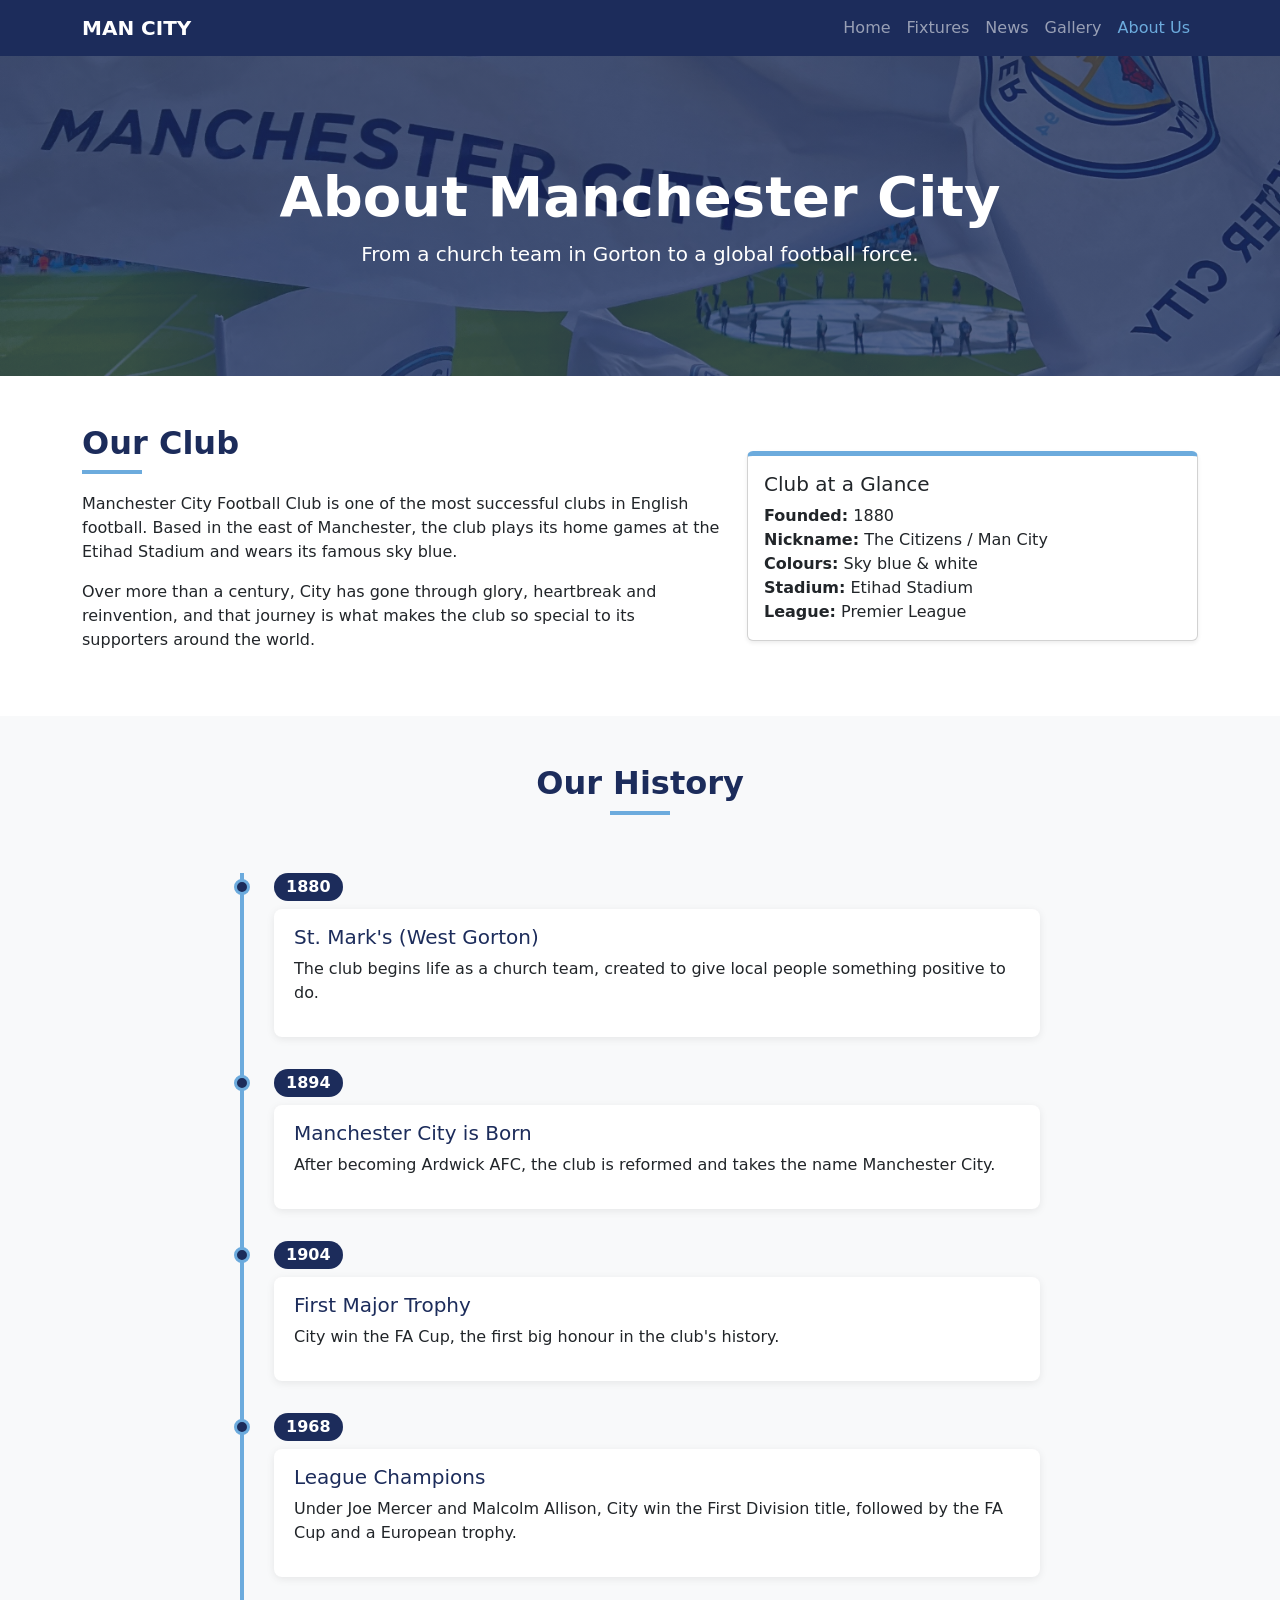
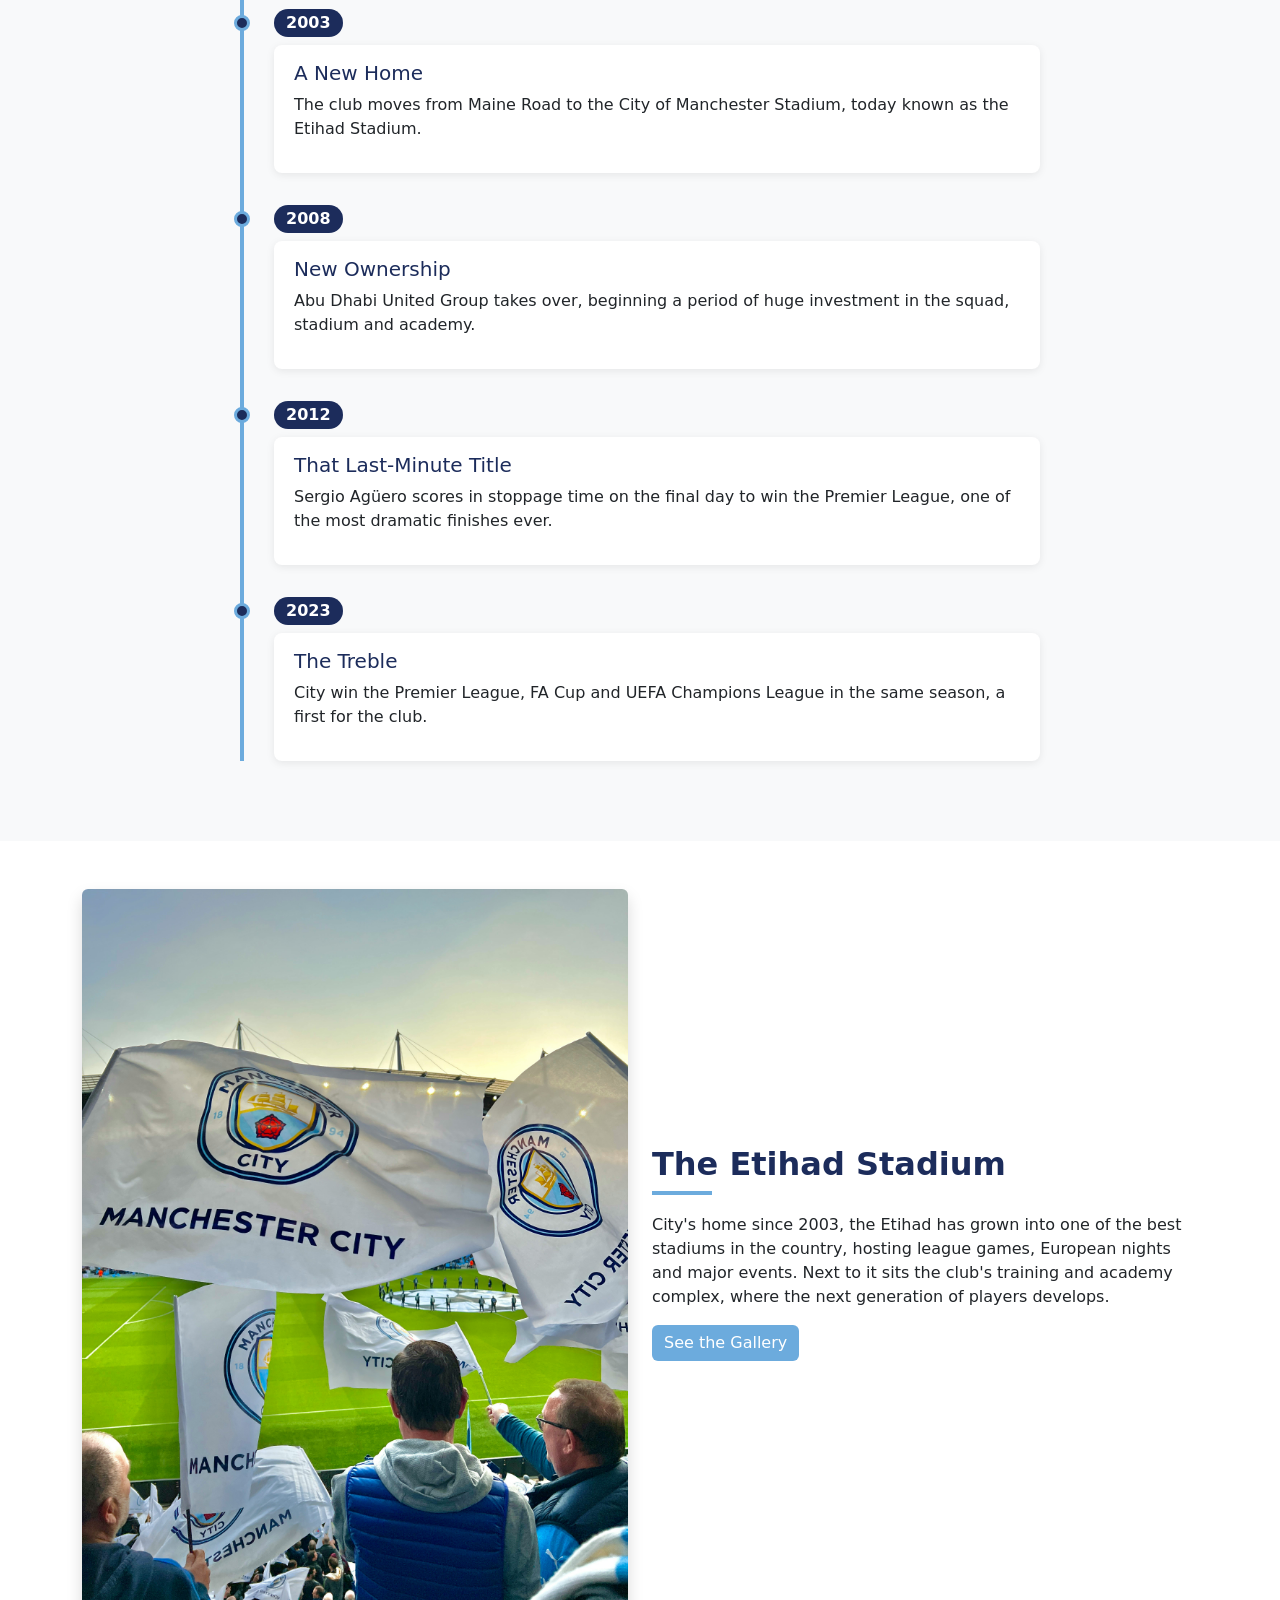
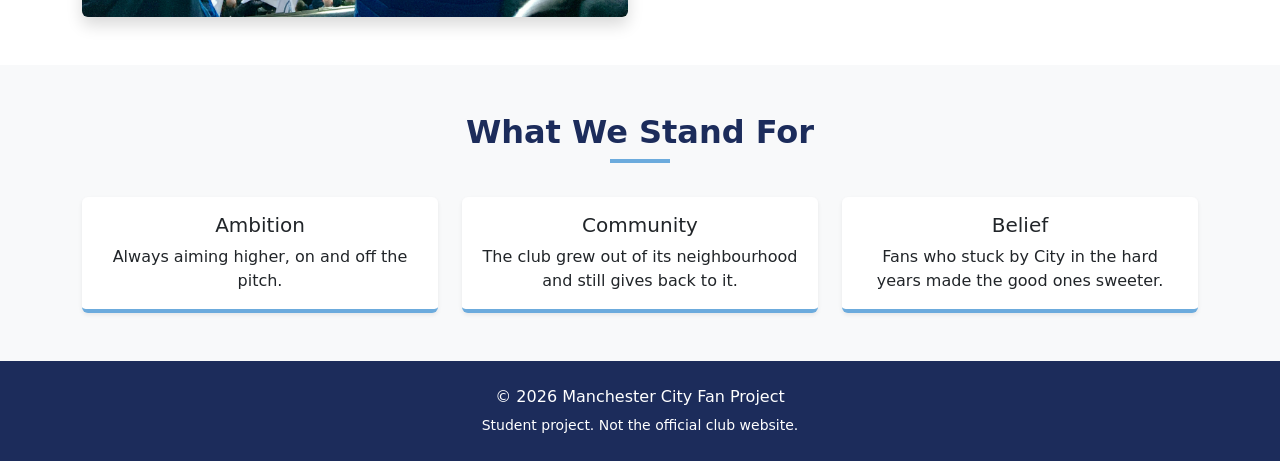
<file: about-us.html>
<!DOCTYPE html>
<html lang="en">
<head>
    <meta charset="UTF-8">
    <meta name="viewport" content="width=device-width, initial-scale=1.0">
    <title>MANCHESTER-CITY - about us</title>

    <!-- Bootstrap CSS -->
    <link href="https://cdn.jsdelivr.net/npm/bootstrap@5.3.8/dist/css/bootstrap.min.css"
          rel="stylesheet">

    <!-- All About Us styles (colours, hero image, timeline) -->
    <style>
        body {
            background-color: #fff;
            color: #212529;
        }

        :root {
            --city-blue: #6CABDD;
            --city-navy: #1C2C5B;
        }

        .city-navbar {
            background-color: var(--city-navy) !important;
        }
        .city-navbar .nav-link.active,
        .city-navbar .nav-link:hover {
            color: var(--city-blue);
        }

        /* Hero */
        .about-hero {
            min-height: 320px;
            background:
                linear-gradient(rgba(28, 44, 91, 0.75), rgba(28, 44, 91, 0.75)),
                url("images/jonny-gios-rCD5ZCCcIZU-unsplash.jpg") center / cover no-repeat;
            background-color: var(--city-navy);
        }

        /* Headings */
        .section-title {
            color: var(--city-navy);
            font-weight: 700;
            position: relative;
            padding-bottom: 10px;
        }
        .section-title::after {
            content: "";
            display: block;
            width: 60px;
            height: 4px;
            background: var(--city-blue);
            margin-top: 8px;
        }
        .text-center.section-title::after {
            margin-left: auto;
            margin-right: auto;
        }

        /* Cards */
        .glance-card {
            border-top: 5px solid var(--city-blue);
        }
        .value-card {
            border: none;
            border-bottom: 4px solid var(--city-blue);
            transition: transform 0.25s ease;
        }
        .value-card:hover {
            transform: translateY(-6px);
        }

        /* Button */
        .btn-city {
            background-color: var(--city-blue);
            color: #fff;
            border: none;
        }
        .btn-city:hover {
            background-color: var(--city-navy);
            color: #fff;
        }

        /* Timeline */
        .timeline {
            position: relative;
            max-width: 800px;
            margin: 0 auto;
            padding-left: 30px;
            border-left: 4px solid var(--city-blue);
        }
        .timeline-item {
            position: relative;
            margin-bottom: 2rem;
        }
        .timeline-item::before {
            content: "";
            position: absolute;
            left: -40px;
            top: 6px;
            width: 16px;
            height: 16px;
            background: var(--city-navy);
            border: 3px solid var(--city-blue);
            border-radius: 50%;
        }
        .timeline-year {
            display: inline-block;
            background: var(--city-navy);
            color: #fff;
            padding: 2px 12px;
            border-radius: 20px;
            font-weight: 600;
            margin-bottom: 8px;
        }
        .timeline-content {
            background: #fff;
            padding: 1rem 1.25rem;
            border-radius: 8px;
            box-shadow: 0 2px 8px rgba(0, 0, 0, 0.08);
        }
        .timeline-content h5 {
            color: var(--city-navy);
        }

        /* Footer */
        .city-footer {
            background-color: var(--city-navy);
        }
    </style>
</head>

<body>

    <!-- NAVBAR -->
    <nav class="navbar navbar-expand-lg navbar-dark city-navbar sticky-top">
        <div class="container">
            <a class="navbar-brand fw-bold" href="index.html">MAN CITY</a>
            <button class="navbar-toggler" type="button" data-bs-toggle="collapse"
                    data-bs-target="#mainNav" aria-controls="mainNav"
                    aria-expanded="false" aria-label="Toggle navigation">
                <span class="navbar-toggler-icon"></span>
            </button>
            <div class="collapse navbar-collapse" id="mainNav">
                <ul class="navbar-nav ms-auto">
                    <li class="nav-item"><a class="nav-link" href="index.html">Home</a></li>
                    <li class="nav-item"><a class="nav-link" href="fixtures.html">Fixtures</a></li>
                    <li class="nav-item"><a class="nav-link" href="news.html">News</a></li>
                    <li class="nav-item"><a class="nav-link" href="gallery.html">Gallery</a></li>
                    <li class="nav-item"><a class="nav-link active" aria-current="page" href="about-us.html">About Us</a></li>
                </ul>
            </div>
        </div>
    </nav>

    <!-- HERO -->
    <header class="about-hero text-center text-white d-flex align-items-center">
        <div class="container">
            <h1 class="display-4 fw-bold">About Manchester City</h1>
            <p class="lead mb-0">From a church team in Gorton to a global football force.</p>
        </div>
    </header>

    <main>

        <!-- INTRO / CLUB AT A GLANCE -->
        <section class="py-5">
            <div class="container">
                <div class="row align-items-center g-4">
                    <div class="col-lg-7">
                        <h2 class="section-title">Our Club</h2>
                        <p>
                            Manchester City Football Club is one of the most successful clubs in
                            English football. Based in the east of Manchester, the club plays its
                            home games at the Etihad Stadium and wears its famous sky blue.
                        </p>
                        <p>
                            Over more than a century, City has gone through glory, heartbreak and
                            reinvention, and that journey is what makes the club so special to
                            its supporters around the world.
                        </p>
                    </div>
                    <div class="col-lg-5">
                        <div class="card glance-card shadow-sm">
                            <div class="card-body">
                                <h5 class="card-title">Club at a Glance</h5>
                                <ul class="list-unstyled mb-0">
                                    <li><strong>Founded:</strong> 1880</li>
                                    <li><strong>Nickname:</strong> The Citizens / Man City</li>
                                    <li><strong>Colours:</strong> Sky blue &amp; white</li>
                                    <li><strong>Stadium:</strong> Etihad Stadium</li>
                                    <li><strong>League:</strong> Premier League</li>
                                </ul>
                            </div>
                        </div>
                    </div>
                </div>
            </div>
        </section>

        <!-- HISTORY TIMELINE -->
        <section class="py-5 bg-light">
            <div class="container">
                <h2 class="section-title text-center mb-5">Our History</h2>

                <div class="timeline">

                    <div class="timeline-item">
                        <span class="timeline-year">1880</span>
                        <div class="timeline-content">
                            <h5>St. Mark's (West Gorton)</h5>
                            <p>The club begins life as a church team, created to give local
                               people something positive to do.</p>
                        </div>
                    </div>

                    <div class="timeline-item">
                        <span class="timeline-year">1894</span>
                        <div class="timeline-content">
                            <h5>Manchester City is Born</h5>
                            <p>After becoming Ardwick AFC, the club is reformed and takes the
                               name Manchester City.</p>
                        </div>
                    </div>

                    <div class="timeline-item">
                        <span class="timeline-year">1904</span>
                        <div class="timeline-content">
                            <h5>First Major Trophy</h5>
                            <p>City win the FA Cup, the first big honour in the club's history.</p>
                        </div>
                    </div>

                    <div class="timeline-item">
                        <span class="timeline-year">1968</span>
                        <div class="timeline-content">
                            <h5>League Champions</h5>
                            <p>Under Joe Mercer and Malcolm Allison, City win the First
                               Division title, followed by the FA Cup and a European trophy.</p>
                        </div>
                    </div>

                    <div class="timeline-item">
                        <span class="timeline-year">2003</span>
                        <div class="timeline-content">
                            <h5>A New Home</h5>
                            <p>The club moves from Maine Road to the City of Manchester
                               Stadium, today known as the Etihad Stadium.</p>
                        </div>
                    </div>

                    <div class="timeline-item">
                        <span class="timeline-year">2008</span>
                        <div class="timeline-content">
                            <h5>New Ownership</h5>
                            <p>Abu Dhabi United Group takes over, beginning a period of huge
                               investment in the squad, stadium and academy.</p>
                        </div>
                    </div>

                    <div class="timeline-item">
                        <span class="timeline-year">2012</span>
                        <div class="timeline-content">
                            <h5>That Last-Minute Title</h5>
                            <p>Sergio Agüero scores in stoppage time on the final day to win
                               the Premier League, one of the most dramatic finishes ever.</p>
                        </div>
                    </div>

                    <div class="timeline-item">
                        <span class="timeline-year">2023</span>
                        <div class="timeline-content">
                            <h5>The Treble</h5>
                            <p>City win the Premier League, FA Cup and UEFA Champions League
                               in the same season, a first for the club.</p>
                        </div>
                    </div>

                </div>
            </div>
        </section>

        <!-- STADIUM -->
        <section class="py-5">
            <div class="container">
                <div class="row align-items-center g-4">
                    <div class="col-md-6 order-md-2">
                        <h2 class="section-title">The Etihad Stadium</h2>
                        <p>
                            City's home since 2003, the Etihad has grown into one of the best
                            stadiums in the country, hosting league games, European nights and
                            major events. Next to it sits the club's training and academy
                            complex, where the next generation of players develops.
                        </p>
                        <a href="gallery.html" class="btn btn-city">See the Gallery</a>
                    </div>
                    <div class="col-md-6 order-md-1">
                        <img src="images/jonny-gios-rCD5ZCCcIZU-unsplash.jpg" class="img-fluid rounded shadow" alt="Etihad Stadium">
                    </div>
                </div>
            </div>
        </section>

        <!-- VALUES -->
        <section class="py-5 bg-light">
            <div class="container">
                <h2 class="section-title text-center mb-4">What We Stand For</h2>
                <div class="row g-4 text-center">
                    <div class="col-md-4">
                        <div class="card h-100 value-card shadow-sm">
                            <div class="card-body">
                                <h5 class="card-title">Ambition</h5>
                                <p class="card-text">Always aiming higher, on and off the pitch.</p>
                            </div>
                        </div>
                    </div>
                    <div class="col-md-4">
                        <div class="card h-100 value-card shadow-sm">
                            <div class="card-body">
                                <h5 class="card-title">Community</h5>
                                <p class="card-text">The club grew out of its neighbourhood and still gives back to it.</p>
                            </div>
                        </div>
                    </div>
                    <div class="col-md-4">
                        <div class="card h-100 value-card shadow-sm">
                            <div class="card-body">
                                <h5 class="card-title">Belief</h5>
                                <p class="card-text">Fans who stuck by City in the hard years made the good ones sweeter.</p>
                            </div>
                        </div>
                    </div>
                </div>
            </div>
        </section>

    </main>

    <!-- FOOTER -->
    <footer class="city-footer text-center text-white py-4">
        <div class="container">
            <p class="mb-1">&copy; 2026 Manchester City Fan Project</p>
            <small>Student project. Not the official club website.</small>
        </div>
    </footer>

    <!-- Bootstrap JS -->
    <script src="https://cdn.jsdelivr.net/npm/bootstrap@5.3.8/dist/js/bootstrap.bundle.min.js"></script>
</body>
</html>
</file>
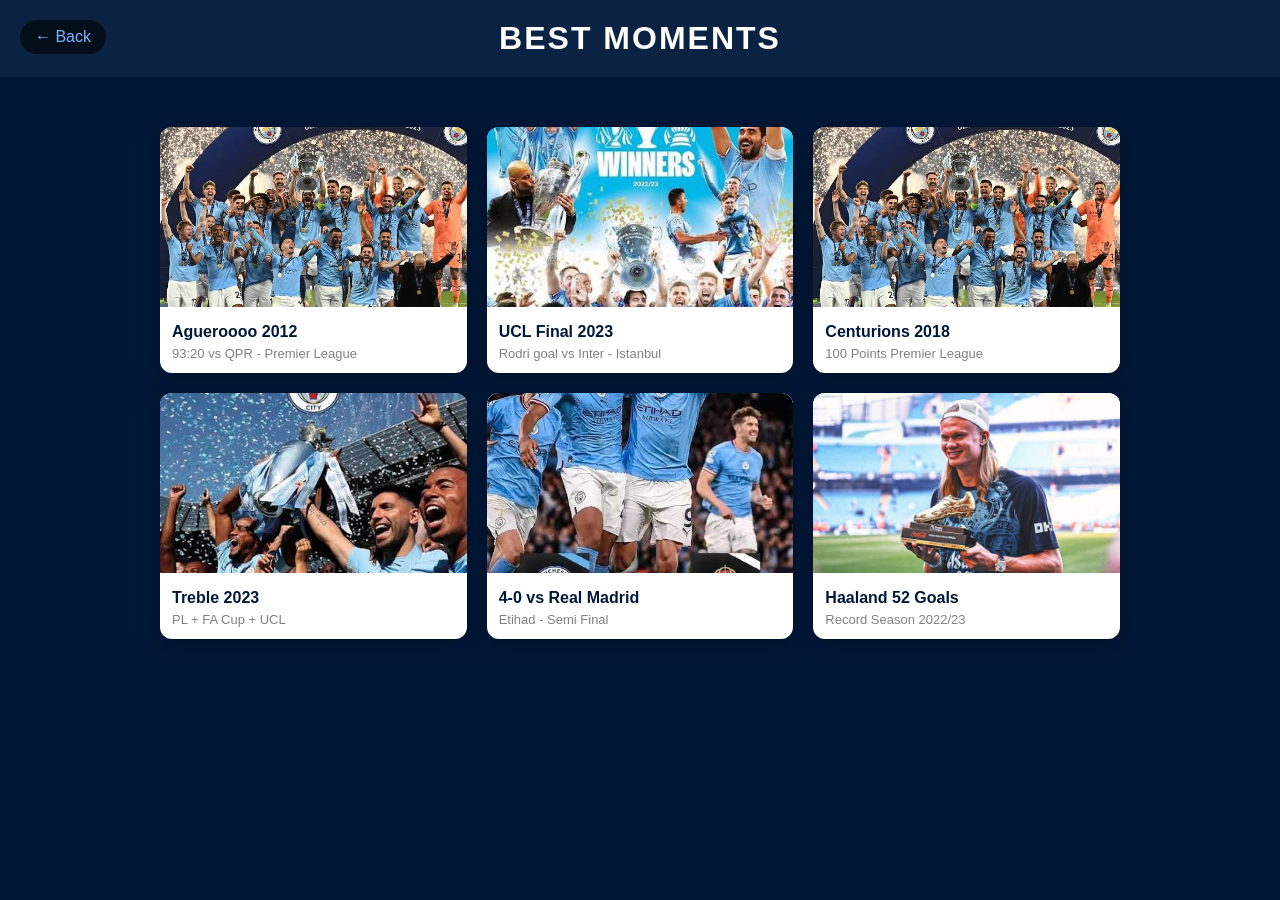
<file: best-moments.html>
<!DOCTYPE html>
<html lang="en">
<head>
<meta charset="UTF-8">
<meta name="viewport" content="width=device-width, initial-scale=1.0">
<title>Best Moments - Man City</title>
<style>
*{margin:0; padding:0; box-sizing:border-box; font-family:Arial;}
body{background:#001838; color:white;}
.header{background:#0a2342; padding:20px; text-align:center;}
.header h1{font-size:32px; letter-spacing:2px;}
a.back{color:#7fb5ff; text-decoration:none; position:absolute; top:20px; left:20px; background:rgba(0,0,0,0.6); padding:8px 15px; border-radius:20px; z-index:10;}

.grid{max-width:1000px; margin:30px auto; display:grid; grid-template-columns:1fr 1fr 1fr; gap:20px; padding:20px;}
.card{background:white; color:#001838; border-radius:12px; overflow:hidden; box-shadow:0 5px 20px rgba(0,0,0,0.3);}
.card img{width:100%; height:180px; object-fit:cover; background:#ddd;}
.card .info{padding:12px;}
.card h3{font-size:16px; margin-bottom:5px;}
.card p{font-size:13px; color:gray;}

@media(max-width:700px){ .grid{grid-template-columns:1fr 1fr;} }
@media(max-width:450px){ .grid{grid-template-columns:1fr;} }
</style>
</head>
<body>

<a href="gallery.html" class="back">← Back</a>
<div class="header"><h1>BEST MOMENTS</h1></div>

<div class="grid">
  
  <!-- 1 -->
  <div class="card">
    <img src="etihad22.jpg">
    <div class="info"><h3>Agueroooo 2012</h3><p>93:20 vs QPR - Premier League</p></div>
  </div>

  <!-- 2 -->
  <div class="card">
    <img src="etihad17.jpg">
    <div class="info"><h3>UCL Final 2023</h3><p>Rodri goal vs Inter - Istanbul</p></div>
  </div>

  <!-- 3 -->
  <div class="card">
    <img src="etihad22.jpg">
    <div class="info"><h3>Centurions 2018</h3><p>100 Points Premier League</p></div>
  </div>

  <!-- 4 -->
  <div class="card">
    <img src="etihad23.jpg">
    <div class="info"><h3>Treble 2023</h3><p>PL + FA Cup + UCL</p></div>
  </div>

  <!-- 5 -->
  <div class="card">
    <img src="etihad18.jpg">
    <div class="info"><h3>4-0 vs Real Madrid</h3><p>Etihad - Semi Final</p></div>
  </div>

  <!-- 6 -->
  <div class="card">
    <img src="etihad19.jpg">
    <div class="info"><h3>Haaland 52 Goals</h3><p>Record Season 2022/23</p></div>
  </div>

</div>

</body>
</html>
</file>
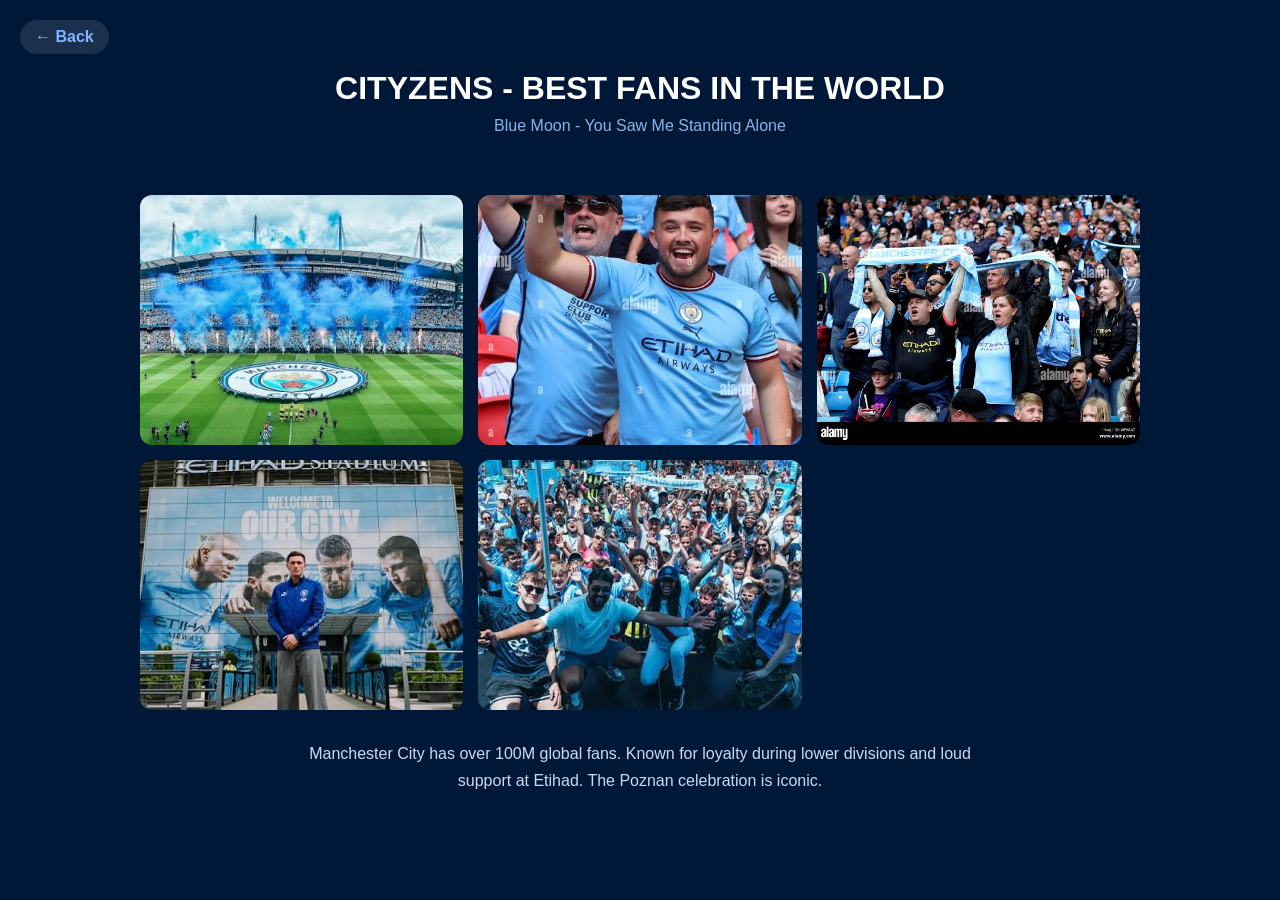
<file: fans-details.html>
<!DOCTYPE html>
<html lang="en">
<head><meta charset="UTF-8"><title>City Fans</title>
<style>
*{margin:0; padding:0; box-sizing:border-box; font-family:Arial;}
body{background:#001838; color:white; padding:30px; text-align:center;}
a.back{color:#7fb5ff; text-decoration:none; font-weight:bold; position:absolute; top:20px; left:20px; background:rgba(255,255,255,0.1); padding:8px 15px; border-radius:20px;}
.grid{display:grid; grid-template-columns:repeat(3,1fr); gap:15px; max-width:1000px; margin:60px auto 30px;}
.grid img{width:100%; height:250px; object-fit:cover; border-radius:12px; background:#00224a;}
</style>
</head>
<body>
<a href="gallery.html" class="back">← Back</a>
<h1 style="margin-top:40px;">CITYZENS - BEST FANS IN THE WORLD</h1>
<p style="color:#8ab4e6; margin-top:10px;">Blue Moon - You Saw Me Standing Alone</p>
<div class="grid">
  <img src="etihad9.jpg"<img src="etihad8.jpg"><img src="etihad7.jpg">
  <img src="etihad8.jpg"><img src="etihad15.jpg"><img src="etihad4.jpg">
</div>
<p style="margin-top:20px; max-width:700px; margin-inline:auto; line-height:1.7; color:#cbd9f0;">Manchester City has over 100M global fans. Known for loyalty during lower divisions and loud support at Etihad. The Poznan celebration is iconic.</p>
</body>
</html>
</file>
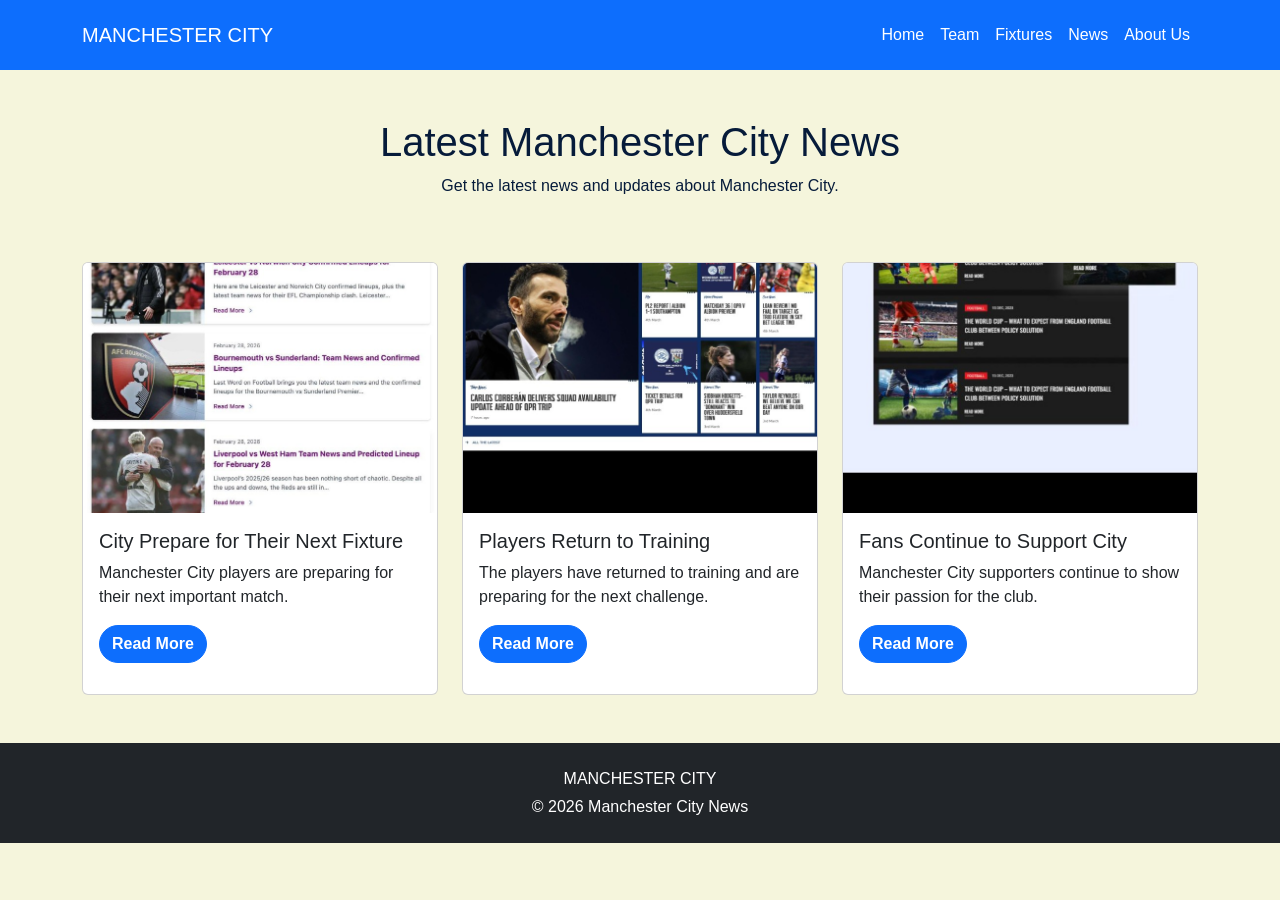
<file: news.html>
<!DOCTYPE html>
<html lang="en">

<head>
    <meta charset="UTF-8">
    <meta name="viewport" content="width=device-width, initial-scale=1.0">
    <title>Manchester City - News</title>

    <!-- Bootstrap CSS -->
    <link rel="stylesheet"
          href="https://cdn.jsdelivr.net/npm/bootstrap@5.3.8/dist/css/bootstrap.min.css">

    <!-- Your own CSS -->
    <link rel="stylesheet" href="css/style.css">

    <style>
        /* Make all news images the same size and keep them neat */
        .news-img {
            width: 100%;
            height: 250px;
            object-fit: cover;
        }
    </style>
</head>

<body>

    <!-- Navigation Bar -->
    <nav class="navbar navbar-expand navbar-dark bg-primary">
        <div class="container">
            <a class="navbar-brand" href="index.html">MANCHESTER CITY</a>

            <div class="navbar-nav">
                <a class="nav-link text-white" href="index.html">Home</a>
                <a class="nav-link text-white" href="team.html">Team</a>
                <a class="nav-link text-white" href="fixtures.html">Fixtures</a>
                <a class="nav-link text-white active" href="news.html">News</a>
                <a class="nav-link text-white" href="about-us.html">About Us</a>
            </div>
        </div>
    </nav>


    <!-- Page Heading -->
    <header class="text-center p-5">
        <h1>Latest Manchester City News</h1>
        <p>Get the latest news and updates about Manchester City.</p>
    </header>


    <!-- News Section -->
    <main class="container">
        <div class="row g-4">

            <!-- News 1 -->
            <div class="col-md-4">
                <div class="card h-100">
                    <img src="mercy.images/image.png"
                         class="card-img-top news-img"
                         alt="Manchester City players">

                    <div class="card-body">
                        <h5 class="card-title">City Prepare for Their Next Fixture</h5>
                        <p class="card-text">
                            Manchester City players are preparing
                            for their next important match.
                        </p>
                        <button class="btn btn-primary" onclick="showNews()">Read More</button>
                    </div>
                </div>
            </div>

            <!-- News 2 -->
            <div class="col-md-4">
                <div class="card h-100">
                    <img src="mercy.images/image2.jpeg"
                         class="card-img-top news-img"
                         alt="Manchester City training">

                    <div class="card-body">
                        <h5 class="card-title">Players Return to Training</h5>
                        <p class="card-text">
                            The players have returned to training
                            and are preparing for the next challenge.
                        </p>
                        <button class="btn btn-primary" onclick="showNews()">Read More</button>
                    </div>
                </div>
            </div>

            <!-- News 3 -->
            <div class="col-md-4">
                <div class="card h-100">
                    <img src="mercy.images/image3.jpeg"
                         class="card-img-top news-img"
                         alt="Manchester City supporters">

                    <div class="card-body">
                        <h5 class="card-title">Fans Continue to Support City</h5>
                        <p class="card-text">
                            Manchester City supporters continue
                            to show their passion for the club.
                        </p>
                        <button class="btn btn-primary" onclick="showNews()">Read More</button>
                    </div>
                </div>
            </div>

        </div>
    </main>


    <!-- Footer -->
    <footer class="bg-dark text-white text-center p-4 mt-5">
        <p class="mb-1">MANCHESTER CITY</p>
        <p class="mb-0">&copy; 2026 Manchester City News</p>
    </footer>


    <!-- JavaScript -->
    <script src="https://cdn.jsdelivr.net/npm/bootstrap@5.3.8/dist/js/bootstrap.bundle.min.js"></script>
    <script src="js/script.js"></script>
    <script>
        function showNews() {
            alert("Full Manchester City news coming soon!");
        }
    </script>

</body>
</html>
</file>
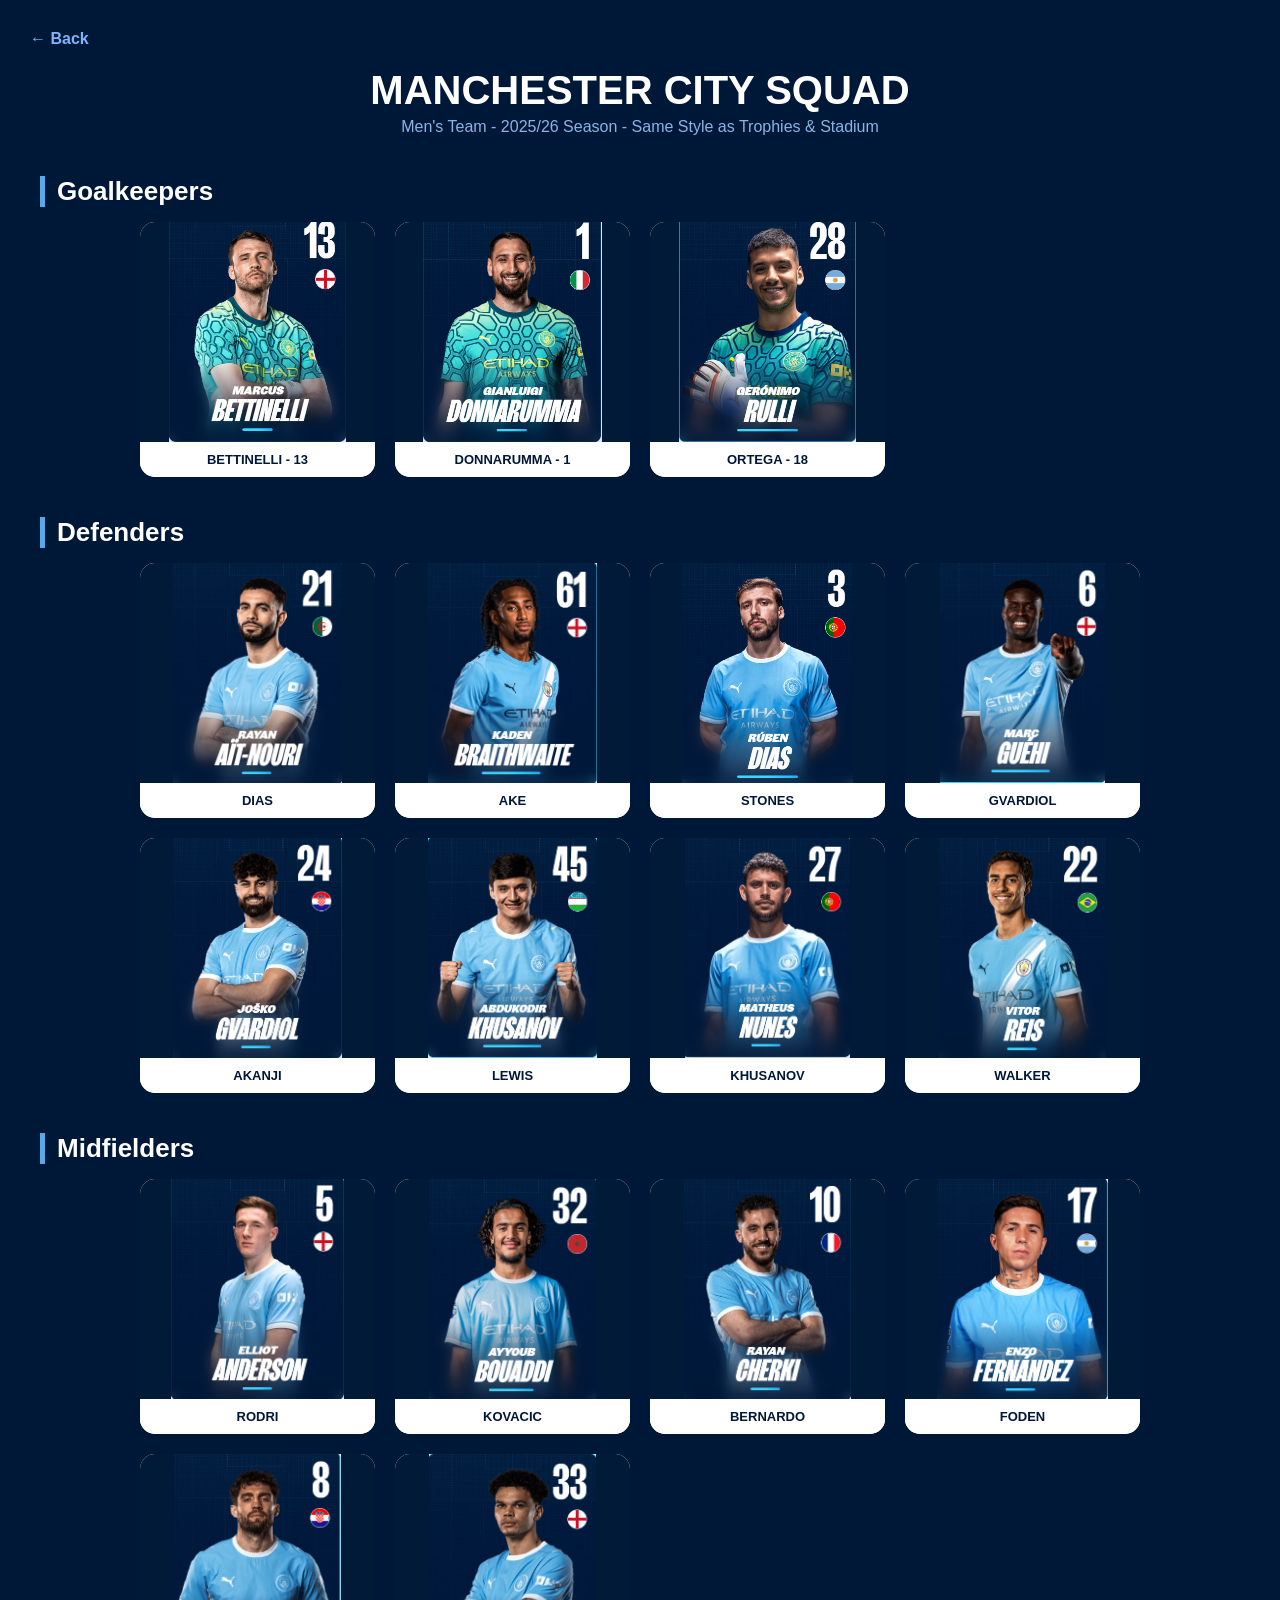
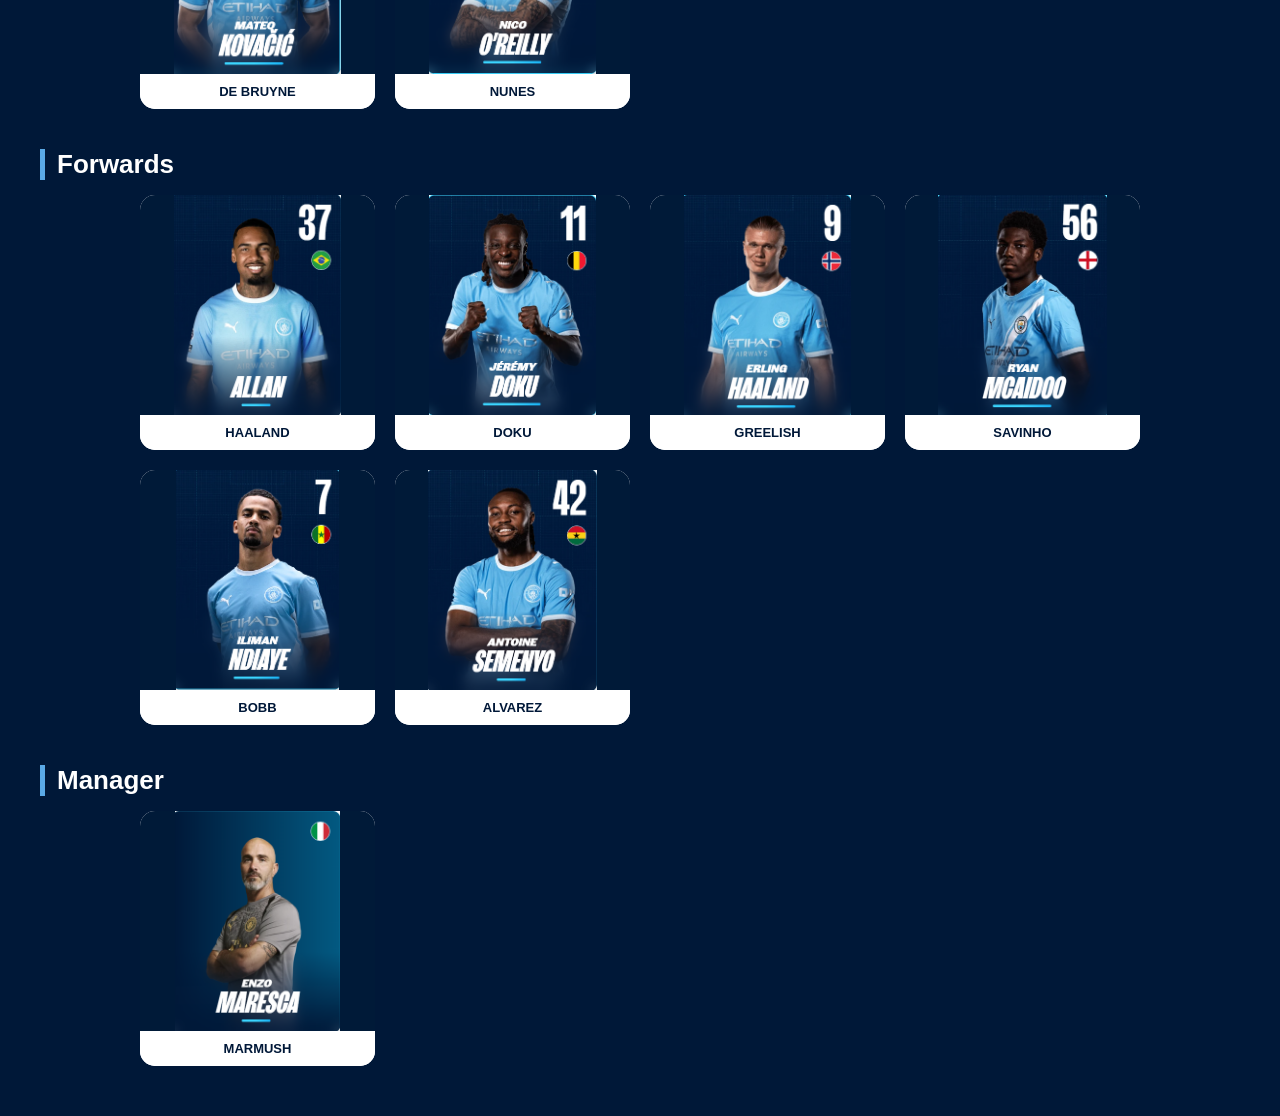
<file: team-details.html>
<!DOCTYPE html>
<html lang="en">
<head>
<meta charset="UTF-8">
<title>Players - Man City</title>
<style>
*{margin:0; padding:0; box-sizing:border-box; font-family:Arial;}
body{background:#001838; color:white; padding:30px;}
a.back{color:#7fb5ff; text-decoration:none; font-weight:bold;}
h1{text-align:center; font-size:40px; margin:20px 0 5px;}
p.sub{text-align:center; color:#8ab4e6; margin-bottom:40px;}
h2{color:white; margin:40px 0 15px 10px; border-left:5px solid #5aa9e6; padding-left:12px; font-size:26px;}

.cards{
  display:grid;
  grid-template-columns:repeat(4, 1fr);
  gap:20px;
  max-width:1000px;
  margin:0 auto 20px;
}
.card{
  background:white;
  border-radius:15px;
  padding:0;
  overflow:hidden;
  text-align:center;
  color:#001838;
}
.card img{
  width:100%;
  height:220px;
  object-fit:contain;
  background:#001a38;
  display:block;
}
.card .info{
  padding:10px;
  font-weight:bold;
  font-size:13px;
  background:white;
}

/* responsive زي باقي الصفحات */
@media(max-width:900px){ .cards{grid-template-columns:repeat(3,1fr);} }
@media(max-width:600px){ .cards{grid-template-columns:repeat(2,1fr);} }
</style>
</head>
<body>

<a href="gallery.html" class="back">← Back</a>
<h1>MANCHESTER CITY SQUAD</h1>
<p class="sub">Men's Team - 2025/26 Season - Same Style as Trophies & Stadium</p>

<!-- GOALKEEPERS -->
<h2>Goalkeepers</h2>
<div class="cards">
  <div class="card"><img src="Screenshot 2026-10-05 001708.png"><div class="info">BETTINELLI - 13</div></div>
  <div class="card"><img src="Screenshot 2026-10-05 001724.png"><div class="info">DONNARUMMA - 1</div></div>
  <div class="card"><img src="Screenshot 2026-10-05 001740.png"><div class="info">ORTEGA - 18</div></div>
</div>

<!-- DEFENDERS -->
<h2>Defenders</h2>
<div class="cards">
  <div class="card"><img src="Screenshot 2026-10-07 075021.png"><div class="info">DIAS</div></div>
  <div class="card"><img src="Screenshot 2026-10-07 075039.png"><div class="info">AKE</div></div>
  <div class="card"><img src="Screenshot 2026-10-07 075049.png"><div class="info">STONES</div></div>
  <div class="card"><img src="Screenshot 2026-10-07 075113.png"><div class="info">GVARDIOL</div></div>
  <div class="card"><img src="Screenshot 2026-10-07 075125.png"><div class="info">AKANJI</div></div>
  <div class="card"><img src="Screenshot 2026-10-07 075133.png"><div class="info">LEWIS</div></div>
  <div class="card"><img src="Screenshot 2026-10-07 075158.png"><div class="info">KHUSANOV</div></div>
  <div class="card"><img src="Screenshot 2026-10-07 075211.png"><div class="info">WALKER</div></div>
</div>

<!-- MIDFIELD -->
<h2>Midfielders</h2>
<div class="cards">
  <div class="card"><img src="Screenshot 2026-10-07 080011.png"><div class="info">RODRI</div></div>
  <div class="card"><img src="Screenshot 2026-10-07 080020.png"><div class="info">KOVACIC</div></div>
  <div class="card"><img src="Screenshot 2026-10-07 080028.png"><div class="info">BERNARDO</div></div>
  <div class="card"><img src="Screenshot 2026-10-07 080044.png"><div class="info">FODEN</div></div>
  <div class="card"><img src="Screenshot 2026-10-07 080103.png"><div class="info">DE BRUYNE</div></div>
  <div class="card"><img src="Screenshot 2026-10-07 080110.png"><div class="info">NUNES</div></div>
</div>

<!-- FORWARDS -->
<h2>Forwards</h2>
<div class="cards">
  <div class="card"><img src="Screenshot 2026-10-07 080132.png"><div class="info">HAALAND</div></div>
  <div class="card"><img src="Screenshot 2026-10-07 080138.png"><div class="info">DOKU</div></div>
  <div class="card"><img src="Screenshot 2026-10-07 080144.png"><div class="info">GREELISH</div></div>
  <div class="card"><img src="Screenshot 2026-10-07 080158.png"><div class="info">SAVINHO</div></div>
  <div class="card"><img src="Screenshot 2026-10-07 080208.png"><div class="info">BOBB</div></div>
  <div class="card"><img src="Screenshot 2026-10-07 080216.png"><div class="info">ALVAREZ</div></div>
</div>

<!-- manager -->
<h2>Manager</h2>
<div class="cards">
  <div class="card"><img src="Screenshot 2026-10-07 080225.png"><div class="info">MARMUSH</div></div>
</div>

</body>
</html>
</file>
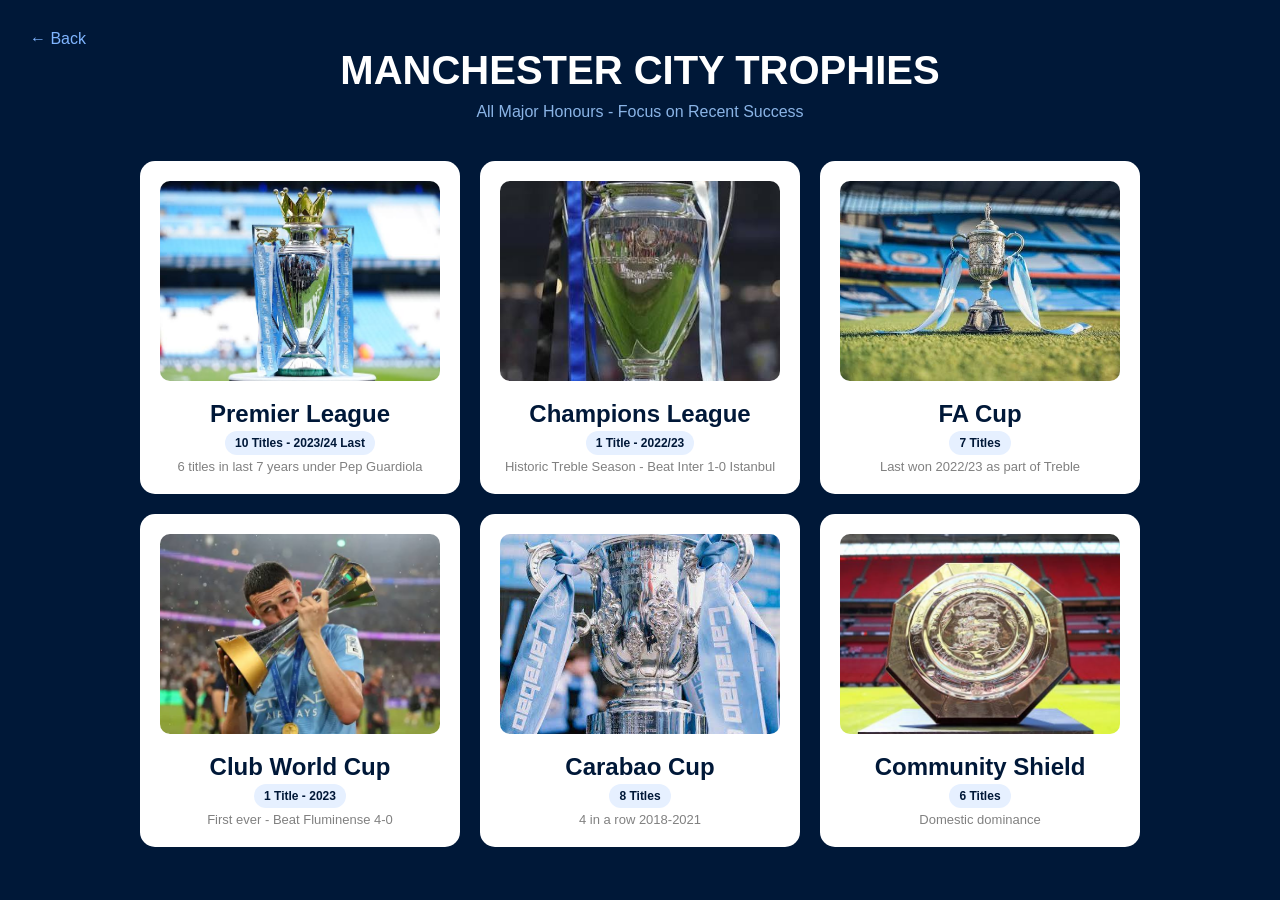
<file: trophies-details.html>
<!DOCTYPE html>
<html lang="en">
<head>
<meta charset="UTF-8">
<title>Man City - Trophies</title>
<style>
*{margin:0; padding:0; box-sizing:border-box; font-family:Arial;}
body{background:#001838; color:white; padding:30px;}
h1{text-align:center; font-size:40px; margin-bottom:10px;}
p.sub{text-align:center; color:#8ab4e6; margin-bottom:40px;}
.grid{display:grid; grid-template-columns:repeat(3,1fr); gap:20px; max-width:1000px; margin:auto;}
.box{background:white; color:#001838; border-radius:15px; padding:20px; text-align:center;}
.box img{width:100%; height:200px; object-fit:cover; border-radius:10px;}
.box h2{margin:15px 0 5px;}
.box span{background:#e6f0ff; padding:5px 10px; border-radius:20px; font-size:12px; font-weight:bold;}
</style>
</head>
<body>
<a href="gallery.html" style="color:#7fb5ff; text-decoration:none;">← Back</a>
<h1>MANCHESTER CITY TROPHIES</h1>
<p class="sub">All Major Honours - Focus on Recent Success</p>

<div class="grid">
  <!-- بدل الصورة بالرابط التحت -->
  <div class="box"><img src="etihad24.jpg"><h2>Premier League</h2><span>10 Titles - 2023/24 Last</span><p style="font-size:13px; color:gray; margin-top:8px;">6 titles in last 7 years under Pep Guardiola</p></div>
  <div class="box"><img src="etihad26.jpg"><h2>Champions League</h2><span>1 Title - 2022/23</span><p style="font-size:13px; color:gray; margin-top:8px;">Historic Treble Season - Beat Inter 1-0 Istanbul</p></div>
  <div class="box"><img src="etihad25.jpg"><h2>FA Cup</h2><span>7 Titles</span><p style="font-size:13px; color:gray; margin-top:8px;">Last won 2022/23 as part of Treble</p></div>
  <div class="box"><img src="etihad27.jpg"><h2>Club World Cup</h2><span>1 Title - 2023</span><p style="font-size:13px; color:gray; margin-top:8px;">First ever - Beat Fluminense 4-0</p></div>
  <div class="box"><img src="etihad28.jpg"><h2>Carabao Cup</h2><span>8 Titles</span><p style="font-size:13px; color:gray; margin-top:8px;">4 in a row 2018-2021</p></div>
  <div class="box"><img src="etihad29.jpg"><h2>Community Shield</h2><span>6 Titles</span><p style="font-size:13px; color:gray; margin-top:8px;">Domestic dominance</p></div>
</div>
</body>
</html>
</file>
<file: css/style.css>
body {
    margin: 0;
    font-family: Arial, sans-serif;
    color: #061b3a;
    background-color: beige;
}

.navbar {
    padding: 15px 0;
}

.nav-links {
    display: flex;
    gap: 20px;
}
.nav-links a:hover {
    color: goldenrod;
    border-bottom: 3px solid goldenrod;
}

.nav-links a {
    text-decoration: none;
}

.home-hero {
    min-height: 540px;
    padding: 94px 0 40px;
    background: linear-gradient(120deg, #71b4e0, #b9dcf2);
    position: relative;
    overflow: hidden;
}

.hero {
    height: 90vh;
    background-image: url("https://commons.wikimedia.org/wiki/Special:Redirect/file/Manchester_City_2025_06_26_Juventus.jpg");
    background-size: cover;
    background-position: center;
    position: relative;
    display: flex;
    align-items: center;
    justify-content: center;
}

.hero-overlay {
    position: absolute;
    inset: 0;
    background: rgba(0, 0, 0, 0.45);
}

.hero-content {
    position: relative;
    z-index: 2;
    padding: 0 20px;
    color: white;
    text-align: center;
}
.btn {
    font-weight: bold;
    border-radius: 50px;
    margin-bottom: 15px;
}

.login-box {
    padding: 10px;
    border-radius: 10px;
}
.top-section {
   background-color: #061b3a;
   padding: 40px;
   text-align: center;
   
}

@media (max-width: 768px) {

}
</file>
